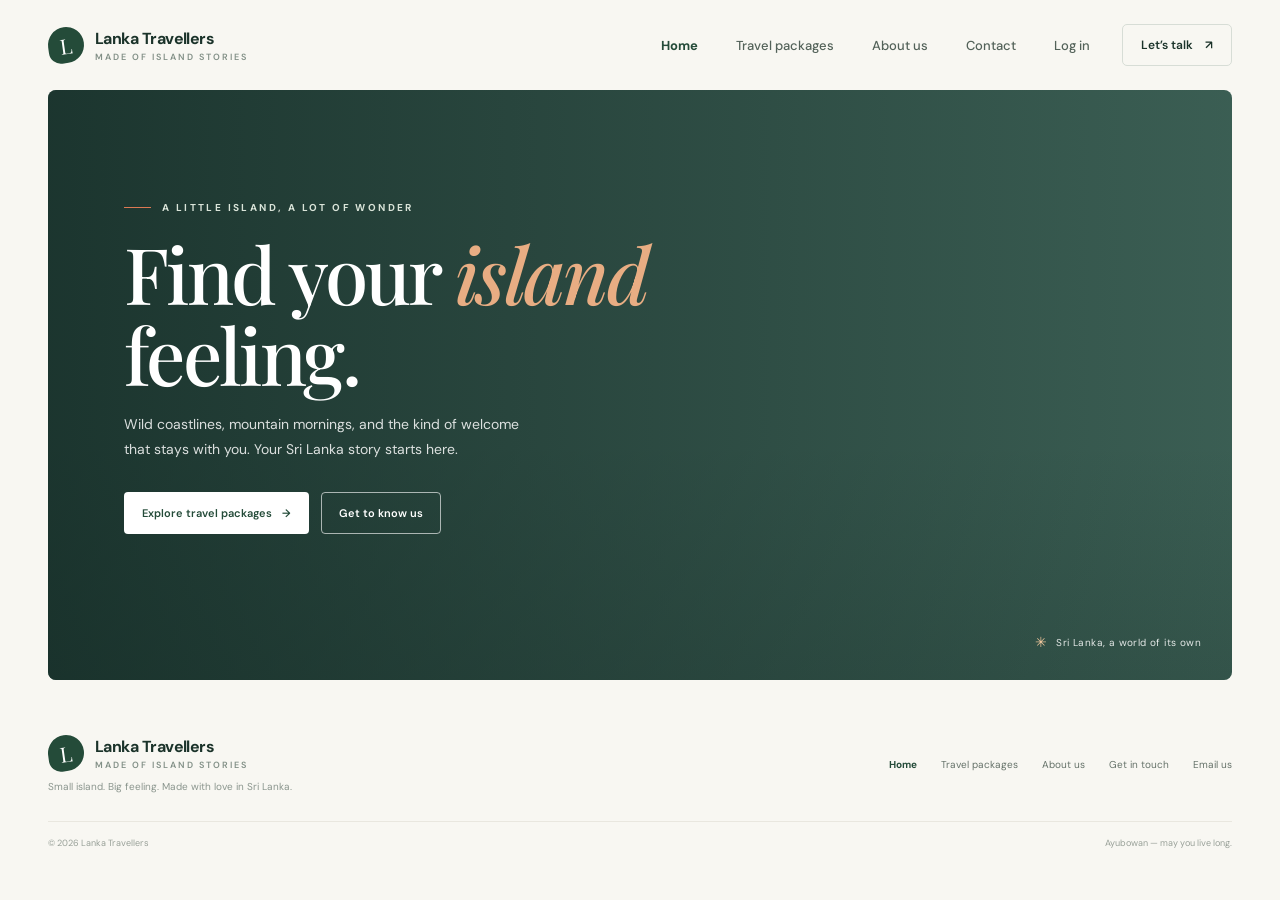
<file: index.html>
<!DOCTYPE html>
<html lang="en">
<head>
  <meta charset="UTF-8">
  <meta name="viewport" content="width=device-width, initial-scale=1.0">
  <meta name="theme-color" content="#f8f7f2">
  <meta name="description" content="Discover Sri Lanka with Lanka Travellers. Find your kind of island adventure, from misty tea country to golden beaches.">
  <title>Lanka Travellers - Find your island feeling</title>
  <link rel="icon" type="image/svg+xml" href="favicon.svg">
  <link rel="preconnect" href="https://fonts.googleapis.com">
  <link rel="preconnect" href="https://fonts.gstatic.com" crossorigin>
  <link href="https://fonts.googleapis.com/css2?family=DM+Sans:wght@400;500;600;700&family=Playfair+Display:wght@500;600;700&display=swap" rel="stylesheet">
  <link rel="stylesheet" href="styles.css">
  <script src="site.js" defer></script>
</head>
<body>
  <div class="page-wrap">
    <header class="site-header">
      <a class="brand" href="index.html" aria-label="Lanka Travellers home">
        <span class="brand-mark" aria-hidden="true">L</span>
        <span class="brand-name">Lanka Travellers<span>Made of island stories</span></span>
      </a>
      <nav class="nav-links" id="site-navigation" aria-label="Main navigation">
        <a href="index.html" aria-current="page">Home</a>
        <a href="travel-packages.html">Travel packages</a>
        <a href="about.html">About us</a>
        <a href="contact.html">Contact</a>
        <button class="account-trigger" type="button" data-auth-panel="login">Log in</button>
      </nav>
      <a class="header-cta" href="contact.html">Let’s talk <span aria-hidden="true">↗</span></a>
      <button class="menu-toggle" type="button" aria-label="Open navigation menu" aria-expanded="false" aria-controls="site-navigation">☰</button>
    </header>
    <dialog class="auth-dialog" id="auth-dialog" aria-labelledby="auth-dialog-title">
      <div class="auth-dialog-header">
        <div>
          <p class="section-kicker">Your island journey</p>
          <h2 id="auth-dialog-title">Welcome back.</h2>
        </div>
        <button class="auth-close" type="button" aria-label="Close account panel">×</button>
      </div>
      <div class="auth-tabs" role="tablist" aria-label="Account options">
        <button class="auth-tab" id="login-tab" type="button" role="tab" aria-controls="login-panel" aria-selected="true">Log in</button>
        <button class="auth-tab" id="register-tab" type="button" role="tab" aria-controls="register-panel" aria-selected="false" tabindex="-1">Create account</button>
      </div>
      <section id="login-panel" role="tabpanel" aria-labelledby="login-tab">
        <form class="auth-form" id="login-form">
          <h3>Good to see you again.</h3>
          <label for="login-email">Email address</label>
          <input id="login-email" name="email" type="email" autocomplete="email" placeholder="you@example.com" required>
          <label for="login-password">Password</label>
          <input id="login-password" name="password" type="password" autocomplete="current-password" placeholder="Your password" required>
          <button class="search-button" type="submit">Log in <span aria-hidden="true">→</span></button>
          <button class="auth-switch" type="button" data-auth-panel="register">New to Lanka Travellers? Create an account</button>
        </form>
      </section>
      <section id="register-panel" role="tabpanel" aria-labelledby="register-tab" hidden>
        <form class="auth-form" id="register-form">
          <h3>Let’s get you travelling.</h3>
          <label for="register-name">Your name</label>
          <input id="register-name" name="name" type="text" autocomplete="name" placeholder="How should we address you?" required>
          <label for="register-email">Email address</label>
          <input id="register-email" name="email" type="email" autocomplete="email" placeholder="you@example.com" required>
          <label for="register-password">Create a password</label>
          <input id="register-password" name="password" type="password" autocomplete="new-password" minlength="8" placeholder="At least 8 characters" required>
          <label for="register-password-confirmation">Confirm password</label>
          <input id="register-password-confirmation" name="passwordConfirmation" type="password" autocomplete="new-password" minlength="8" placeholder="Enter your password again" required>
          <button class="search-button" type="submit">Create account <span aria-hidden="true">→</span></button>
          <button class="auth-switch" type="button" data-auth-panel="login">Already have an account? Log in</button>
        </form>
      </section>
      <p class="auth-notice">Demo only: account services aren’t connected. Your credentials won’t be sent, saved or shared.</p>
      <p class="auth-status" id="auth-status" role="status" aria-live="polite"></p>
    </dialog>
    <main>
      <section class="hero" id="home" aria-labelledby="hero-title">
        <div class="hero-content">
          <p class="eyebrow">A little island, a lot of wonder</p>
          <h1 id="hero-title">Find your <em>island</em> feeling.</h1>
          <p class="hero-copy">Wild coastlines, mountain mornings, and the kind of welcome that stays with you. Your Sri Lanka story starts here.</p>
          <div class="hero-actions"><a href="travel-packages.html">Explore travel packages <span aria-hidden="true">&rarr;</span></a><a href="about.html">Get to know us</a></div>
        </div>
        <div class="hero-note"><span aria-hidden="true">✳</span> Sri Lanka, a world of its own</div>
      </section>
    </main>
    <footer>
      <div class="site-footer">
        <div>
          <a class="brand" href="index.html" aria-label="Lanka Travellers home">
            <span class="brand-mark" aria-hidden="true">L</span>
            <span class="brand-name">Lanka Travellers<span>Made of island stories</span></span>
          </a>
          <p class="footer-note">Small island. Big feeling. Made with love in Sri Lanka.</p>
        </div>
        <nav class="footer-links" aria-label="Footer navigation">
          <a href="index.html" aria-current="page">Home</a>
          <a href="travel-packages.html">Travel packages</a>
          <a href="about.html">About us</a>
          <a href="contact.html">Get in touch</a>
          <a href="mailto:hello@lankatravellers.com">Email us</a>
        </nav>
      </div>
      <div class="footer-bottom"><span>© 2026 Lanka Travellers</span><span>Ayubowan — may you live long.</span></div>
    </footer>
  </div>
</body>
</html>
</file>
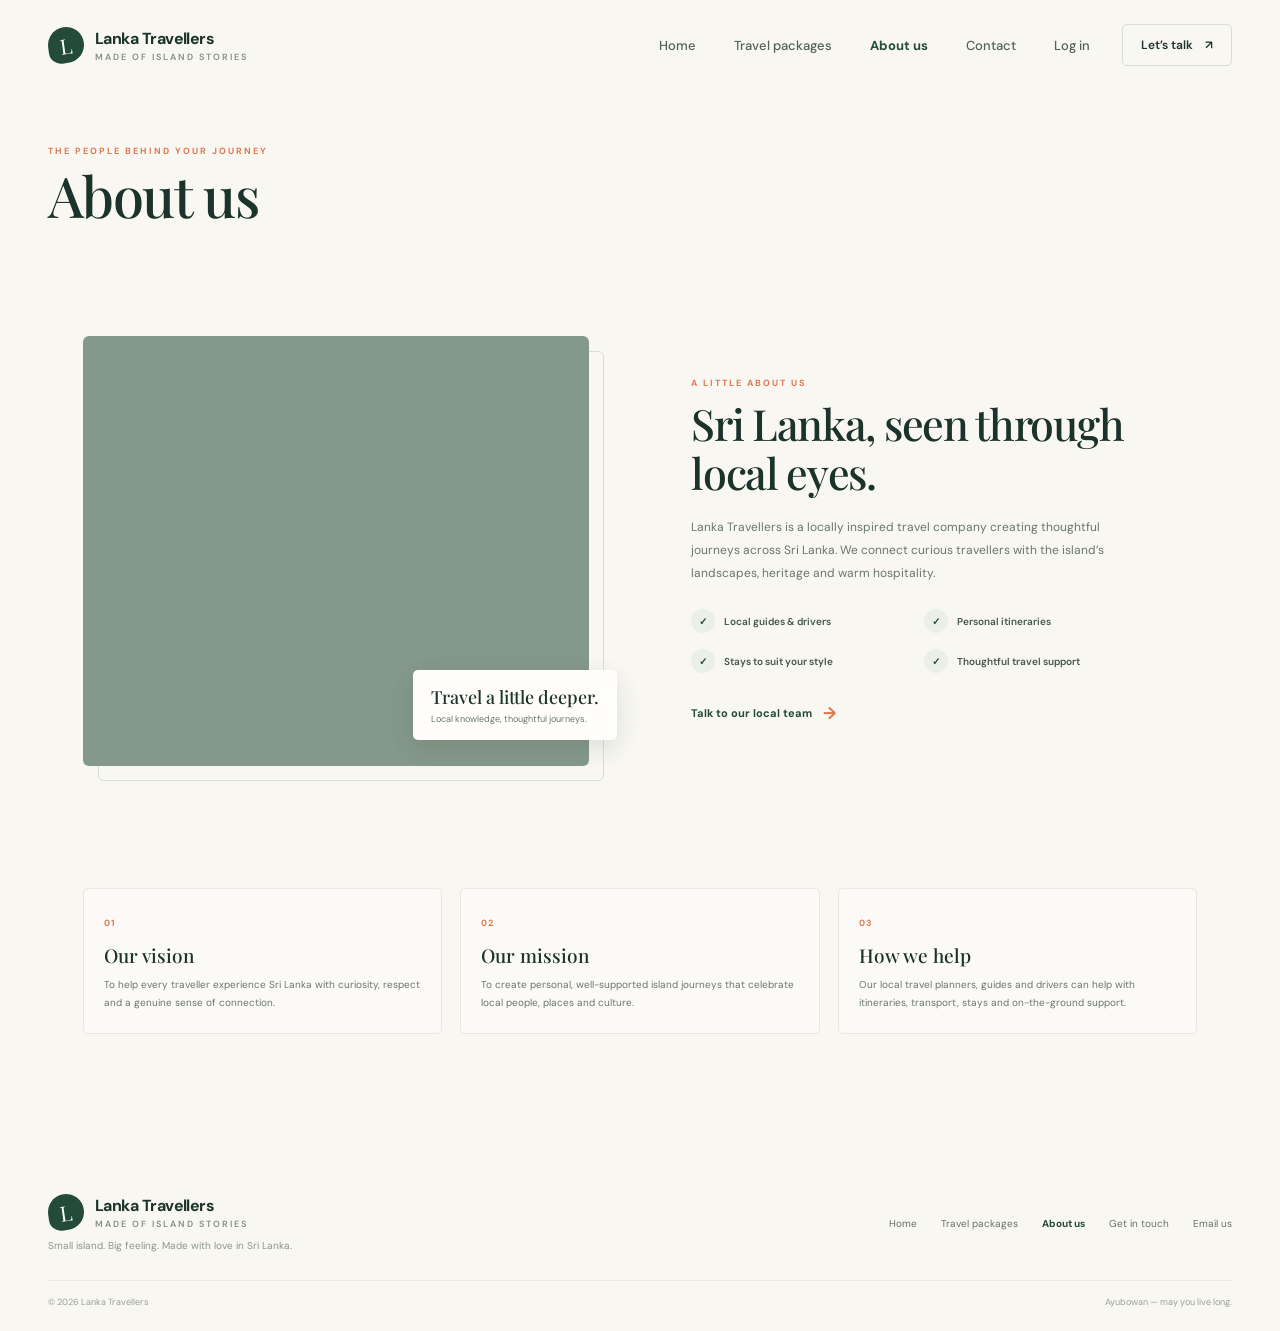
<file: about.html>
<!DOCTYPE html>
<html lang="en">
<head>
  <meta charset="UTF-8">
  <meta name="viewport" content="width=device-width, initial-scale=1.0">
  <meta name="theme-color" content="#f8f7f2">
  <meta name="description" content="Discover Sri Lanka with Lanka Travellers. Find your kind of island adventure, from misty tea country to golden beaches.">
  <title>About Us - Lanka Travellers</title>
  <link rel="icon" type="image/svg+xml" href="favicon.svg">
  <link rel="preconnect" href="https://fonts.googleapis.com">
  <link rel="preconnect" href="https://fonts.gstatic.com" crossorigin>
  <link href="https://fonts.googleapis.com/css2?family=DM+Sans:wght@400;500;600;700&family=Playfair+Display:wght@500;600;700&display=swap" rel="stylesheet">
  <link rel="stylesheet" href="styles.css">
  <script src="site.js" defer></script>
</head>
<body>
  <div class="page-wrap">
    <header class="site-header">
      <a class="brand" href="index.html" aria-label="Lanka Travellers home">
        <span class="brand-mark" aria-hidden="true">L</span>
        <span class="brand-name">Lanka Travellers<span>Made of island stories</span></span>
      </a>
      <nav class="nav-links" id="site-navigation" aria-label="Main navigation">
        <a href="index.html">Home</a>
        <a href="travel-packages.html">Travel packages</a>
        <a href="about.html" aria-current="page">About us</a>
        <a href="contact.html">Contact</a>
        <button class="account-trigger" type="button" data-auth-panel="login">Log in</button>
      </nav>
      <a class="header-cta" href="contact.html">Let’s talk <span aria-hidden="true">↗</span></a>
      <button class="menu-toggle" type="button" aria-label="Open navigation menu" aria-expanded="false" aria-controls="site-navigation">☰</button>
    </header>
    <dialog class="auth-dialog" id="auth-dialog" aria-labelledby="auth-dialog-title">
      <div class="auth-dialog-header">
        <div>
          <p class="section-kicker">Your island journey</p>
          <h2 id="auth-dialog-title">Welcome back.</h2>
        </div>
        <button class="auth-close" type="button" aria-label="Close account panel">×</button>
      </div>
      <div class="auth-tabs" role="tablist" aria-label="Account options">
        <button class="auth-tab" id="login-tab" type="button" role="tab" aria-controls="login-panel" aria-selected="true">Log in</button>
        <button class="auth-tab" id="register-tab" type="button" role="tab" aria-controls="register-panel" aria-selected="false" tabindex="-1">Create account</button>
      </div>
      <section id="login-panel" role="tabpanel" aria-labelledby="login-tab">
        <form class="auth-form" id="login-form">
          <h3>Good to see you again.</h3>
          <label for="login-email">Email address</label>
          <input id="login-email" name="email" type="email" autocomplete="email" placeholder="you@example.com" required>
          <label for="login-password">Password</label>
          <input id="login-password" name="password" type="password" autocomplete="current-password" placeholder="Your password" required>
          <button class="search-button" type="submit">Log in <span aria-hidden="true">→</span></button>
          <button class="auth-switch" type="button" data-auth-panel="register">New to Lanka Travellers? Create an account</button>
        </form>
      </section>
      <section id="register-panel" role="tabpanel" aria-labelledby="register-tab" hidden>
        <form class="auth-form" id="register-form">
          <h3>Let’s get you travelling.</h3>
          <label for="register-name">Your name</label>
          <input id="register-name" name="name" type="text" autocomplete="name" placeholder="How should we address you?" required>
          <label for="register-email">Email address</label>
          <input id="register-email" name="email" type="email" autocomplete="email" placeholder="you@example.com" required>
          <label for="register-password">Create a password</label>
          <input id="register-password" name="password" type="password" autocomplete="new-password" minlength="8" placeholder="At least 8 characters" required>
          <label for="register-password-confirmation">Confirm password</label>
          <input id="register-password-confirmation" name="passwordConfirmation" type="password" autocomplete="new-password" minlength="8" placeholder="Enter your password again" required>
          <button class="search-button" type="submit">Create account <span aria-hidden="true">→</span></button>
          <button class="auth-switch" type="button" data-auth-panel="login">Already have an account? Log in</button>
        </form>
      </section>
      <p class="auth-notice">Demo only: account services aren’t connected. Your credentials won’t be sent, saved or shared.</p>
      <p class="auth-status" id="auth-status" role="status" aria-live="polite"></p>
    </dialog>
    <main>
      <div class="page-intro"><p class="section-kicker">The people behind your journey</p><h1>About us</h1></div>
      <section class="story-section" id="about" aria-labelledby="story-title">
        <div class="story-photo" role="img" aria-label="Wild deer in a green landscape">
          <div class="photo-caption"><strong>Travel a little deeper.</strong><span>Local knowledge, thoughtful journeys.</span></div>
        </div>
        <div class="story-copy">
          <p class="section-kicker">A little about us</p>
          <h2 id="story-title">Sri Lanka, seen through local eyes.</h2>
          <p>Lanka Travellers is a locally inspired travel company creating thoughtful journeys across Sri Lanka. We connect curious travellers with the island’s landscapes, heritage and warm hospitality.</p>
          <div class="story-points">
            <div class="story-point"><span aria-hidden="true">✓</span> Local guides &amp; drivers</div>
            <div class="story-point"><span aria-hidden="true">✓</span> Personal itineraries</div>
            <div class="story-point"><span aria-hidden="true">✓</span> Stays to suit your style</div>
            <div class="story-point"><span aria-hidden="true">✓</span> Thoughtful travel support</div>
          </div>
          <a class="text-link" href="contact.html">Talk to our local team <span aria-hidden="true">→</span></a>
        </div>
        <div class="about-details">
          <article class="about-detail"><span class="about-index">01</span><h3>Our vision</h3><p>To help every traveller experience Sri Lanka with curiosity, respect and a genuine sense of connection.</p></article>
          <article class="about-detail"><span class="about-index">02</span><h3>Our mission</h3><p>To create personal, well-supported island journeys that celebrate local people, places and culture.</p></article>
          <article class="about-detail"><span class="about-index">03</span><h3>How we help</h3><p>Our local travel planners, guides and drivers can help with itineraries, transport, stays and on-the-ground support.</p></article>
        </div>
      </section>
    </main>
    <footer>
      <div class="site-footer">
        <div>
          <a class="brand" href="index.html" aria-label="Lanka Travellers home">
            <span class="brand-mark" aria-hidden="true">L</span>
            <span class="brand-name">Lanka Travellers<span>Made of island stories</span></span>
          </a>
          <p class="footer-note">Small island. Big feeling. Made with love in Sri Lanka.</p>
        </div>
        <nav class="footer-links" aria-label="Footer navigation">
          <a href="index.html">Home</a>
          <a href="travel-packages.html">Travel packages</a>
          <a href="about.html" aria-current="page">About us</a>
          <a href="contact.html">Get in touch</a>
          <a href="mailto:hello@lankatravellers.com">Email us</a>
        </nav>
      </div>
      <div class="footer-bottom"><span>© 2026 Lanka Travellers</span><span>Ayubowan — may you live long.</span></div>
    </footer>
  </div>
</body>
</html>
</file>
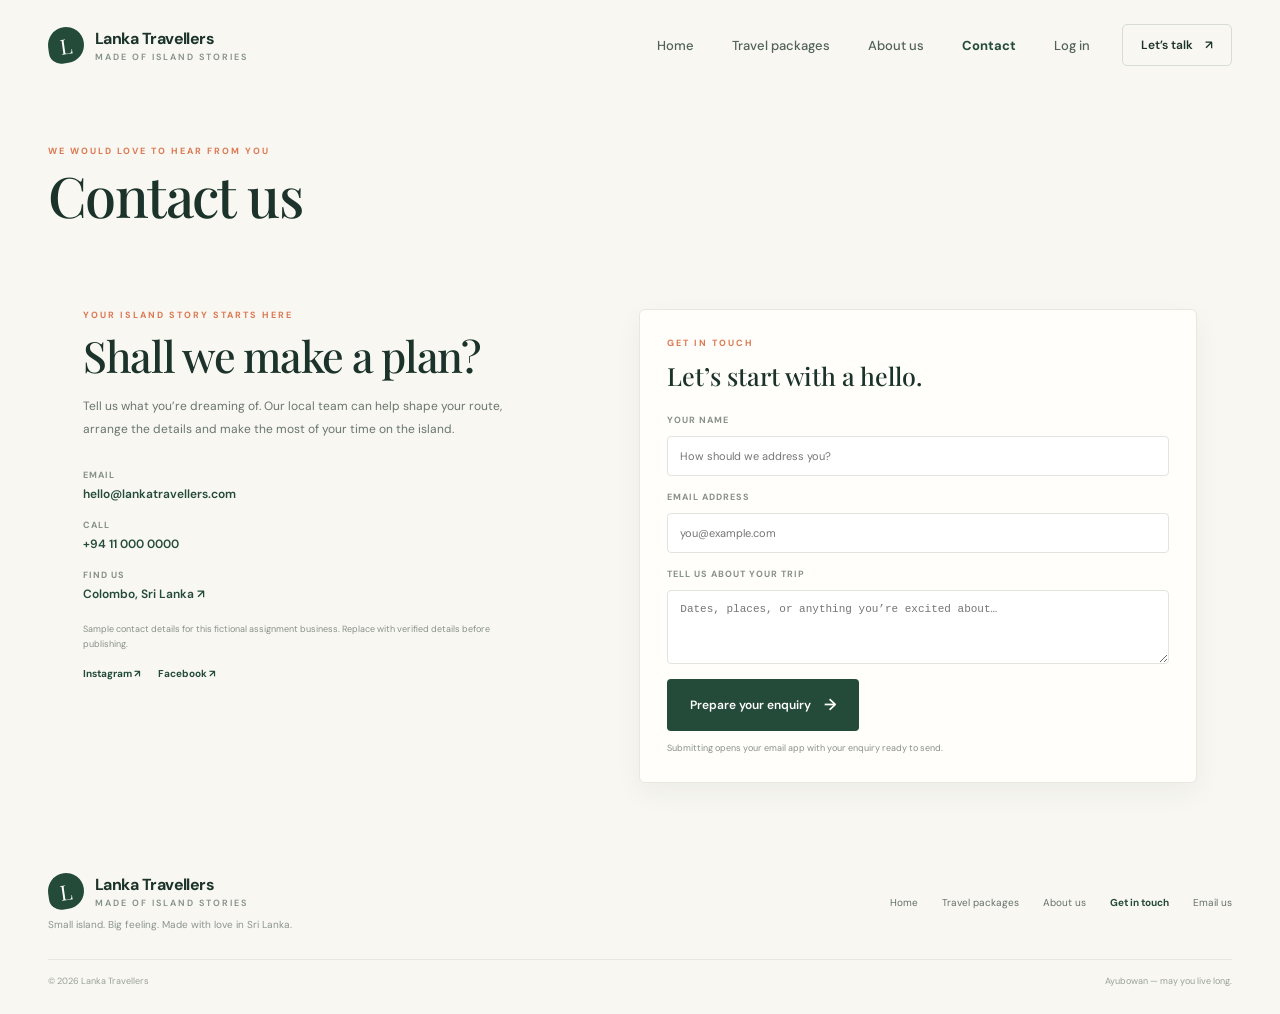
<file: contact.html>
<!DOCTYPE html>
<html lang="en">
<head>
  <meta charset="UTF-8">
  <meta name="viewport" content="width=device-width, initial-scale=1.0">
  <meta name="theme-color" content="#f8f7f2">
  <meta name="description" content="Discover Sri Lanka with Lanka Travellers. Find your kind of island adventure, from misty tea country to golden beaches.">
  <title>Contact - Lanka Travellers</title>
  <link rel="icon" type="image/svg+xml" href="favicon.svg">
  <link rel="preconnect" href="https://fonts.googleapis.com">
  <link rel="preconnect" href="https://fonts.gstatic.com" crossorigin>
  <link href="https://fonts.googleapis.com/css2?family=DM+Sans:wght@400;500;600;700&family=Playfair+Display:wght@500;600;700&display=swap" rel="stylesheet">
  <link rel="stylesheet" href="styles.css">
  <script src="site.js" defer></script>
</head>
<body>
  <div class="page-wrap">
    <header class="site-header">
      <a class="brand" href="index.html" aria-label="Lanka Travellers home">
        <span class="brand-mark" aria-hidden="true">L</span>
        <span class="brand-name">Lanka Travellers<span>Made of island stories</span></span>
      </a>
      <nav class="nav-links" id="site-navigation" aria-label="Main navigation">
        <a href="index.html">Home</a>
        <a href="travel-packages.html">Travel packages</a>
        <a href="about.html">About us</a>
        <a href="contact.html" aria-current="page">Contact</a>
        <button class="account-trigger" type="button" data-auth-panel="login">Log in</button>
      </nav>
      <a class="header-cta" href="contact.html">Let’s talk <span aria-hidden="true">↗</span></a>
      <button class="menu-toggle" type="button" aria-label="Open navigation menu" aria-expanded="false" aria-controls="site-navigation">☰</button>
    </header>
    <dialog class="auth-dialog" id="auth-dialog" aria-labelledby="auth-dialog-title">
      <div class="auth-dialog-header">
        <div>
          <p class="section-kicker">Your island journey</p>
          <h2 id="auth-dialog-title">Welcome back.</h2>
        </div>
        <button class="auth-close" type="button" aria-label="Close account panel">×</button>
      </div>
      <div class="auth-tabs" role="tablist" aria-label="Account options">
        <button class="auth-tab" id="login-tab" type="button" role="tab" aria-controls="login-panel" aria-selected="true">Log in</button>
        <button class="auth-tab" id="register-tab" type="button" role="tab" aria-controls="register-panel" aria-selected="false" tabindex="-1">Create account</button>
      </div>
      <section id="login-panel" role="tabpanel" aria-labelledby="login-tab">
        <form class="auth-form" id="login-form">
          <h3>Good to see you again.</h3>
          <label for="login-email">Email address</label>
          <input id="login-email" name="email" type="email" autocomplete="email" placeholder="you@example.com" required>
          <label for="login-password">Password</label>
          <input id="login-password" name="password" type="password" autocomplete="current-password" placeholder="Your password" required>
          <button class="search-button" type="submit">Log in <span aria-hidden="true">→</span></button>
          <button class="auth-switch" type="button" data-auth-panel="register">New to Lanka Travellers? Create an account</button>
        </form>
      </section>
      <section id="register-panel" role="tabpanel" aria-labelledby="register-tab" hidden>
        <form class="auth-form" id="register-form">
          <h3>Let’s get you travelling.</h3>
          <label for="register-name">Your name</label>
          <input id="register-name" name="name" type="text" autocomplete="name" placeholder="How should we address you?" required>
          <label for="register-email">Email address</label>
          <input id="register-email" name="email" type="email" autocomplete="email" placeholder="you@example.com" required>
          <label for="register-password">Create a password</label>
          <input id="register-password" name="password" type="password" autocomplete="new-password" minlength="8" placeholder="At least 8 characters" required>
          <label for="register-password-confirmation">Confirm password</label>
          <input id="register-password-confirmation" name="passwordConfirmation" type="password" autocomplete="new-password" minlength="8" placeholder="Enter your password again" required>
          <button class="search-button" type="submit">Create account <span aria-hidden="true">→</span></button>
          <button class="auth-switch" type="button" data-auth-panel="login">Already have an account? Log in</button>
        </form>
      </section>
      <p class="auth-notice">Demo only: account services aren’t connected. Your credentials won’t be sent, saved or shared.</p>
      <p class="auth-status" id="auth-status" role="status" aria-live="polite"></p>
    </dialog>
    <main>
      <div class="page-intro"><p class="section-kicker">We would love to hear from you</p><h1>Contact us</h1></div>
      <section class="contact-section" id="contact" aria-labelledby="contact-title">
        <div class="contact-intro">
          <p class="section-kicker">Your island story starts here</p>
          <h2 id="contact-title">Shall we make a plan?</h2>
          <p>Tell us what you’re dreaming of. Our local team can help shape your route, arrange the details and make the most of your time on the island.</p>
          <div class="contact-details">
            <div><span>Email</span><a href="mailto:hello@lankatravellers.com">hello@lankatravellers.com</a></div>
            <div><span>Call</span><a href="tel:+94110000000">+94 11 000 0000</a></div>
            <div><span>Find us</span><a href="https://maps.google.com/?q=Colombo%2C%20Sri%20Lanka" target="_blank" rel="noopener noreferrer">Colombo, Sri Lanka ↗</a></div>
          </div>
          <p class="sample-note">Sample contact details for this fictional assignment business. Replace with verified details before publishing.</p>
          <div class="social-links" aria-label="Social media">
            <a href="https://www.instagram.com/lankatravellers/" target="_blank" rel="noopener noreferrer">Instagram ↗</a>
            <a href="https://www.facebook.com/lankatravellers/" target="_blank" rel="noopener noreferrer">Facebook ↗</a>
          </div>
        </div>
        <form class="contact-form" id="contact-form">
          <p class="section-kicker">Get in touch</p>
          <h3>Let’s start with a hello.</h3>
          <label for="contact-name">Your name</label>
          <input id="contact-name" name="name" type="text" autocomplete="name" placeholder="How should we address you?" required>
          <label for="contact-email">Email address</label>
          <input id="contact-email" name="email" type="email" autocomplete="email" placeholder="you@example.com" required>
          <label for="contact-message">Tell us about your trip</label>
          <textarea id="contact-message" name="message" rows="4" placeholder="Dates, places, or anything you’re excited about…" required></textarea>
          <button class="search-button" type="submit">Prepare your enquiry <span aria-hidden="true">→</span></button>
          <p class="contact-feedback" id="contact-feedback" role="status" aria-live="polite">Submitting opens your email app with your enquiry ready to send.</p>
        </form>
      </section>
    </main>
    <footer>
      <div class="site-footer">
        <div>
          <a class="brand" href="index.html" aria-label="Lanka Travellers home">
            <span class="brand-mark" aria-hidden="true">L</span>
            <span class="brand-name">Lanka Travellers<span>Made of island stories</span></span>
          </a>
          <p class="footer-note">Small island. Big feeling. Made with love in Sri Lanka.</p>
        </div>
        <nav class="footer-links" aria-label="Footer navigation">
          <a href="index.html">Home</a>
          <a href="travel-packages.html">Travel packages</a>
          <a href="about.html">About us</a>
          <a href="contact.html" aria-current="page">Get in touch</a>
          <a href="mailto:hello@lankatravellers.com">Email us</a>
        </nav>
      </div>
      <div class="footer-bottom"><span>© 2026 Lanka Travellers</span><span>Ayubowan — may you live long.</span></div>
    </footer>
  </div>
</body>
</html>
</file>
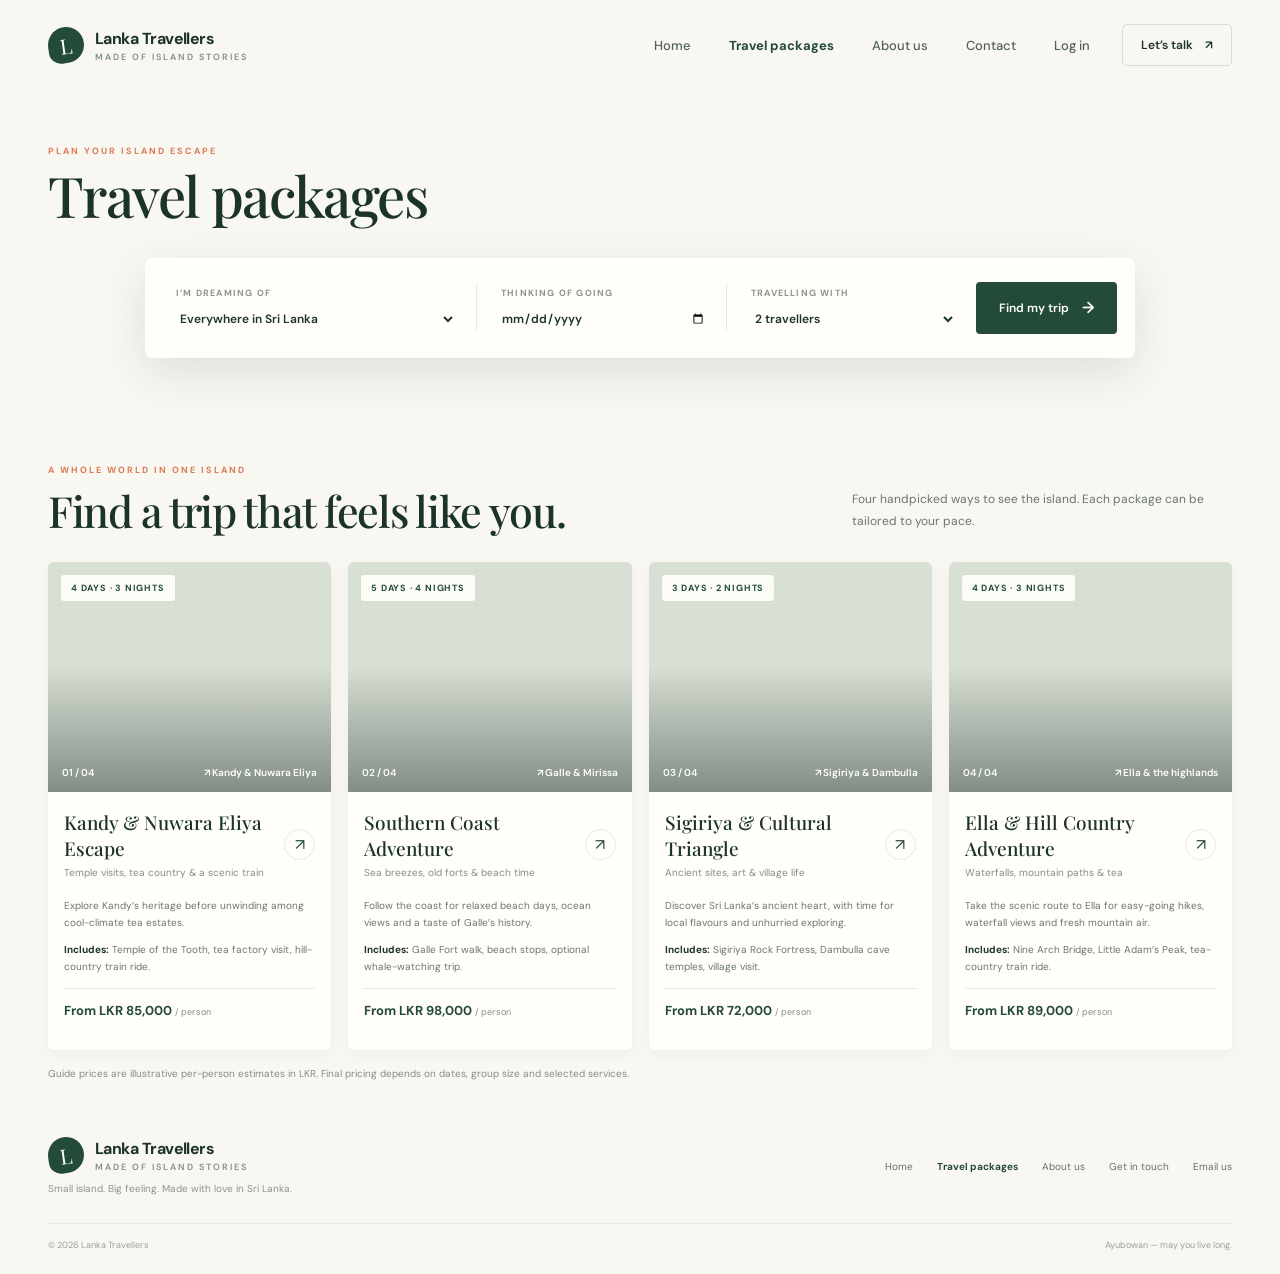
<file: travel-packages.html>
<!DOCTYPE html>
<html lang="en">
<head>
  <meta charset="UTF-8">
  <meta name="viewport" content="width=device-width, initial-scale=1.0">
  <meta name="theme-color" content="#f8f7f2">
  <meta name="description" content="Discover Sri Lanka with Lanka Travellers. Find your kind of island adventure, from misty tea country to golden beaches.">
  <title>Travel Packages - Lanka Travellers</title>
  <link rel="icon" type="image/svg+xml" href="favicon.svg">
  <link rel="preconnect" href="https://fonts.googleapis.com">
  <link rel="preconnect" href="https://fonts.gstatic.com" crossorigin>
  <link href="https://fonts.googleapis.com/css2?family=DM+Sans:wght@400;500;600;700&family=Playfair+Display:wght@500;600;700&display=swap" rel="stylesheet">
  <link rel="stylesheet" href="styles.css">
  <script src="site.js" defer></script>
</head>
<body class="packages-page">
  <div class="page-wrap">
    <header class="site-header">
      <a class="brand" href="index.html" aria-label="Lanka Travellers home">
        <span class="brand-mark" aria-hidden="true">L</span>
        <span class="brand-name">Lanka Travellers<span>Made of island stories</span></span>
      </a>
      <nav class="nav-links" id="site-navigation" aria-label="Main navigation">
        <a href="index.html">Home</a>
        <a href="travel-packages.html" aria-current="page">Travel packages</a>
        <a href="about.html">About us</a>
        <a href="contact.html">Contact</a>
        <button class="account-trigger" type="button" data-auth-panel="login">Log in</button>
      </nav>
      <a class="header-cta" href="contact.html">Let’s talk <span aria-hidden="true">↗</span></a>
      <button class="menu-toggle" type="button" aria-label="Open navigation menu" aria-expanded="false" aria-controls="site-navigation">☰</button>
    </header>
    <dialog class="auth-dialog" id="auth-dialog" aria-labelledby="auth-dialog-title">
      <div class="auth-dialog-header">
        <div>
          <p class="section-kicker">Your island journey</p>
          <h2 id="auth-dialog-title">Welcome back.</h2>
        </div>
        <button class="auth-close" type="button" aria-label="Close account panel">×</button>
      </div>
      <div class="auth-tabs" role="tablist" aria-label="Account options">
        <button class="auth-tab" id="login-tab" type="button" role="tab" aria-controls="login-panel" aria-selected="true">Log in</button>
        <button class="auth-tab" id="register-tab" type="button" role="tab" aria-controls="register-panel" aria-selected="false" tabindex="-1">Create account</button>
      </div>
      <section id="login-panel" role="tabpanel" aria-labelledby="login-tab">
        <form class="auth-form" id="login-form">
          <h3>Good to see you again.</h3>
          <label for="login-email">Email address</label>
          <input id="login-email" name="email" type="email" autocomplete="email" placeholder="you@example.com" required>
          <label for="login-password">Password</label>
          <input id="login-password" name="password" type="password" autocomplete="current-password" placeholder="Your password" required>
          <button class="search-button" type="submit">Log in <span aria-hidden="true">→</span></button>
          <button class="auth-switch" type="button" data-auth-panel="register">New to Lanka Travellers? Create an account</button>
        </form>
      </section>
      <section id="register-panel" role="tabpanel" aria-labelledby="register-tab" hidden>
        <form class="auth-form" id="register-form">
          <h3>Let’s get you travelling.</h3>
          <label for="register-name">Your name</label>
          <input id="register-name" name="name" type="text" autocomplete="name" placeholder="How should we address you?" required>
          <label for="register-email">Email address</label>
          <input id="register-email" name="email" type="email" autocomplete="email" placeholder="you@example.com" required>
          <label for="register-password">Create a password</label>
          <input id="register-password" name="password" type="password" autocomplete="new-password" minlength="8" placeholder="At least 8 characters" required>
          <label for="register-password-confirmation">Confirm password</label>
          <input id="register-password-confirmation" name="passwordConfirmation" type="password" autocomplete="new-password" minlength="8" placeholder="Enter your password again" required>
          <button class="search-button" type="submit">Create account <span aria-hidden="true">→</span></button>
          <button class="auth-switch" type="button" data-auth-panel="login">Already have an account? Log in</button>
        </form>
      </section>
      <p class="auth-notice">Demo only: account services aren’t connected. Your credentials won’t be sent, saved or shared.</p>
      <p class="auth-status" id="auth-status" role="status" aria-live="polite"></p>
    </dialog>
    <main>
      <div class="page-intro"><p class="section-kicker">Plan your island escape</p><h1>Travel packages</h1></div>
      <form class="search-card" id="trip-search">
        <div class="search-field">
          <label for="destination">I’m dreaming of</label>
          <select id="destination" name="destination">
            <option value="all">Everywhere in Sri Lanka</option>
            <option value="coast">The sunny south coast</option>
            <option value="hill">Misty hill country</option>
            <option value="culture">Ancient culture</option>
          </select>
        </div>
        <div class="search-field">
          <label for="travel-date">Thinking of going</label>
          <input id="travel-date" name="date" type="date" aria-label="Preferred travel date">
        </div>
        <div class="search-field">
          <label for="travellers">Travelling with</label>
          <select id="travellers" name="travellers">
            <option value="2">2 travellers</option>
            <option value="1">Just me</option>
            <option value="3">3 travellers</option>
            <option value="4">4 travellers</option>
            <option value="5">5+ travellers</option>
          </select>
        </div>
        <button class="search-button" type="submit">Find my trip <span aria-hidden="true">→</span></button>
      </form>
      <p class="search-feedback" id="search-feedback" role="status" aria-live="polite"></p>

      <section class="section" id="packages" aria-labelledby="destinations-title">
        <div class="section-heading">
          <div>
            <p class="section-kicker">A whole world in one island</p>
            <h2 id="destinations-title">Find a trip that feels like you.</h2>
          </div>
          <p class="section-subtitle">Four handpicked ways to see the island. Each package can be tailored to your pace.</p>
        </div>
        <div class="destination-grid" id="destination-grid">
          <article class="destination-card" data-category="culture">
            <div class="destination-image" role="img" aria-label="Tropical scenery with palms and a waterway in Sri Lanka" style="background-image:url('https://images.unsplash.com/photo-1602216056096-3b40cc0c9944?auto=format&fit=crop&w=800&q=85')">
              <span class="destination-tag">4 days · 3 nights</span>
              <div class="destination-meta"><span>01 / 04</span><span>↗ Kandy &amp; Nuwara Eliya</span></div>
            </div>
            <div class="destination-body"><div><h3>Kandy &amp; Nuwara Eliya Escape</h3><p>Temple visits, tea country &amp; a scenic train</p></div><a class="arrow-link" href="contact.html" aria-label="Ask about the Kandy and Nuwara Eliya Escape">↗</a></div>
            <div class="package-details"><p>Explore Kandy’s heritage before unwinding among cool-climate tea estates.</p><p class="package-highlights"><strong>Includes:</strong> Temple of the Tooth, tea factory visit, hill-country train ride.</p><p class="package-price">From LKR 85,000 <span>/ person</span></p></div>
          </article>
          <article class="destination-card" data-category="coast">
            <div class="destination-image" role="img" aria-label="Ocean waves along a tropical coast" style="background-image:url('https://images.unsplash.com/photo-1500375592092-40eb2168fd21?auto=format&fit=crop&w=800&q=85')">
              <span class="destination-tag">5 days · 4 nights</span>
              <div class="destination-meta"><span>02 / 04</span><span>↗ Galle &amp; Mirissa</span></div>
            </div>
            <div class="destination-body"><div><h3>Southern Coast Adventure</h3><p>Sea breezes, old forts &amp; beach time</p></div><a class="arrow-link" href="contact.html" aria-label="Ask about the Southern Coast Adventure">↗</a></div>
            <div class="package-details"><p>Follow the coast for relaxed beach days, ocean views and a taste of Galle’s history.</p><p class="package-highlights"><strong>Includes:</strong> Galle Fort walk, beach stops, optional whale-watching trip.</p><p class="package-price">From LKR 98,000 <span>/ person</span></p></div>
          </article>
          <article class="destination-card" data-category="culture">
            <div class="destination-image" role="img" aria-label="Colourful traditional cultural art" style="background-image:url('https://images.unsplash.com/photo-1606293926075-69a00dbfde81?auto=format&fit=crop&w=800&q=85')">
              <span class="destination-tag">3 days · 2 nights</span>
              <div class="destination-meta"><span>03 / 04</span><span>↗ Sigiriya &amp; Dambulla</span></div>
            </div>
            <div class="destination-body"><div><h3>Sigiriya &amp; Cultural Triangle</h3><p>Ancient sites, art &amp; village life</p></div><a class="arrow-link" href="contact.html" aria-label="Ask about the Sigiriya and Cultural Triangle Tour">↗</a></div>
            <div class="package-details"><p>Discover Sri Lanka’s ancient heart, with time for local flavours and unhurried exploring.</p><p class="package-highlights"><strong>Includes:</strong> Sigiriya Rock Fortress, Dambulla cave temples, village visit.</p><p class="package-price">From LKR 72,000 <span>/ person</span></p></div>
          </article>
          <article class="destination-card" data-category="hill">
            <div class="destination-image" role="img" aria-label="Misty green hills and a winding path" style="background-image:url('https://images.unsplash.com/photo-1470071459604-3b5ec3a7fe05?auto=format&fit=crop&w=800&q=85')">
              <span class="destination-tag">4 days · 3 nights</span>
              <div class="destination-meta"><span>04 / 04</span><span>↗ Ella &amp; the highlands</span></div>
            </div>
            <div class="destination-body"><div><h3>Ella &amp; Hill Country Adventure</h3><p>Waterfalls, mountain paths &amp; tea</p></div><a class="arrow-link" href="contact.html" aria-label="Ask about the Ella and Hill Country Adventure">↗</a></div>
            <div class="package-details"><p>Take the scenic route to Ella for easy-going hikes, waterfall views and fresh mountain air.</p><p class="package-highlights"><strong>Includes:</strong> Nine Arch Bridge, Little Adam’s Peak, tea-country train ride.</p><p class="package-price">From LKR 89,000 <span>/ person</span></p></div>
          </article>
        </div>
        <p class="price-note">Guide prices are illustrative per-person estimates in LKR. Final pricing depends on dates, group size and selected services.</p>
      </section>
    </main>
    <footer>
      <div class="site-footer">
        <div>
          <a class="brand" href="index.html" aria-label="Lanka Travellers home">
            <span class="brand-mark" aria-hidden="true">L</span>
            <span class="brand-name">Lanka Travellers<span>Made of island stories</span></span>
          </a>
          <p class="footer-note">Small island. Big feeling. Made with love in Sri Lanka.</p>
        </div>
        <nav class="footer-links" aria-label="Footer navigation">
          <a href="index.html">Home</a>
          <a href="travel-packages.html" aria-current="page">Travel packages</a>
          <a href="about.html">About us</a>
          <a href="contact.html">Get in touch</a>
          <a href="mailto:hello@lankatravellers.com">Email us</a>
        </nav>
      </div>
      <div class="footer-bottom"><span>© 2026 Lanka Travellers</span><span>Ayubowan — may you live long.</span></div>
    </footer>
  </div>
</body>
</html>
</file>
<file: styles.css>
:root {
      color-scheme: light;
      --ink: #1b332a;
      --muted: #69766d;
      --paper: #f8f7f2;
      --white: #fffefa;
      --green: #244b39;
      --orange: #dc7953;
      --line: #e9e7df;
      --serif: "Playfair Display", Georgia, serif;
      --sans: "DM Sans", Arial, sans-serif;
    }

    * { box-sizing: border-box; }
    html { scroll-behavior: smooth; }
    body { margin: 0; background: var(--paper); color: var(--ink); font-family: var(--sans); -webkit-font-smoothing: antialiased; }
    a { color: inherit; text-decoration: none; }
    button, select, input { font: inherit; }
    button, a, select { -webkit-tap-highlight-color: transparent; }
    a:focus-visible, button:focus-visible, input:focus-visible, select:focus-visible, textarea:focus-visible { outline: 3px solid #dc7953; outline-offset: 3px; }
    .page-wrap { width: min(1320px, calc(100% - 96px)); margin: 0 auto; }
    .site-header { height: 90px; display: flex; align-items: center; justify-content: space-between; gap: 32px; }
    .brand { display: inline-flex; align-items: center; gap: 11px; flex-shrink: 0; }
    .brand-mark { width: 36px; height: 36px; display: grid; place-items: center; border-radius: 50% 50% 50% 12px; background: var(--green); color: white; font-family: var(--serif); font-size: 21px; transform: rotate(-8deg); }
    .brand-name { font-weight: 700; font-size: 16px; letter-spacing: -.55px; }
    .brand-name span { display: block; margin-top: 2px; color: #829087; font-size: 9px; font-weight: 600; letter-spacing: 2px; text-transform: uppercase; }
    .nav-links { display: flex; align-items: center; gap: 38px; margin-left: auto; color: #536259; font-size: 13px; font-weight: 500; }
    .nav-links a:hover, .footer-links a:hover { color: var(--orange); }
    .account-trigger { padding: 0; border: 0; background: transparent; color: inherit; font-size: inherit; font-weight: inherit; cursor: pointer; }
    .account-trigger:hover { color: var(--orange); }
    .header-cta { display: inline-flex; align-items: center; gap: 12px; padding: 12px 18px; border: 1px solid #d7ddd6; border-radius: 5px; font-size: 12px; font-weight: 600; transition: background .2s, color .2s; }
    .header-cta:hover { background: var(--green); color: white; }
    .menu-toggle { display: none; border: 0; background: none; color: var(--ink); font-size: 25px; cursor: pointer; }

    .hero { min-height: 590px; position: relative; display: flex; align-items: center; overflow: hidden; border-radius: 8px; color: white; background: #3d6156 url("https://images.unsplash.com/photo-1602216056096-3b40cc0c9944?auto=format&fit=crop&w=2200&q=88") center 54% / cover no-repeat; }
    .hero::before { position: absolute; inset: 0; content: ""; background: linear-gradient(90deg, rgba(16, 38, 33, .74) 0%, rgba(21, 43, 38, .45) 48%, rgba(21, 43, 38, .06) 100%), linear-gradient(0deg, rgba(16, 35, 29, .18), transparent 40%); }
    .hero-content { position: relative; z-index: 1; max-width: 680px; padding: 75px 76px 110px; }
    .eyebrow { display: flex; align-items: center; gap: 11px; margin: 0 0 19px; color: #dae4d9; font-size: 10px; font-weight: 700; letter-spacing: 2.4px; text-transform: uppercase; }
    .eyebrow::before { width: 27px; height: 1px; content: ""; background: var(--orange); }
    h1, h2, h3, p { margin-top: 0; }
    h1 { max-width: 620px; margin-bottom: 18px; font-family: var(--serif); font-size: clamp(48px, 6.4vw, 78px); font-weight: 500; letter-spacing: -2.7px; line-height: 1.03; }
    h1 em { color: #e8ad83; font-weight: 500; }
    .hero-copy { max-width: 400px; margin-bottom: 0; color: rgba(255,255,255,.84); font-size: 14px; line-height: 1.8; }
    .hero-note { position: absolute; right: 31px; bottom: 29px; display: flex; align-items: center; gap: 9px; color: rgba(255,255,255,.87); font-size: 10px; letter-spacing: .4px; }
    .hero-note span { color: #f2c89e; font-size: 14px; }

    .search-card { position: relative; z-index: 2; display: grid; grid-template-columns: 1.2fr 1fr 1fr auto; align-items: center; gap: 0; width: min(990px, calc(100% - 80px)); min-height: 100px; margin: -49px auto 0; padding: 17px 18px 17px 31px; border-radius: 7px; background: var(--white); box-shadow: 0 14px 45px rgba(41, 55, 47, .12); }
    .search-field { min-width: 0; padding: 3px 20px 3px 0; }
    .search-field + .search-field { padding-left: 24px; border-left: 1px solid var(--line); }
    .search-field label { display: block; margin-bottom: 8px; color: #8b948e; font-size: 9px; font-weight: 700; letter-spacing: 1.2px; text-transform: uppercase; }
    .search-field select, .search-field input { width: 100%; padding: 0; border: 0; outline: 0; background: transparent; color: var(--ink); font-size: 12px; font-weight: 600; }
    .search-field select { cursor: pointer; }
    .search-button { min-height: 52px; display: inline-flex; align-items: center; justify-content: center; gap: 13px; padding: 0 23px; border: 0; border-radius: 4px; background: var(--green); color: white; font-size: 12px; font-weight: 600; cursor: pointer; transition: background .2s, transform .2s; }
    .search-button:hover { transform: translateY(-1px); background: #183b2c; }
    .search-button span { font-size: 16px; }
    .search-feedback { width: min(990px, calc(100% - 80px)); min-height: 19px; margin: 9px auto 0; color: var(--green); font-size: 12px; }

    .section { padding-top: 78px; }
    .section-heading { display: flex; align-items: end; justify-content: space-between; gap: 24px; margin-bottom: 27px; }
    .section-kicker { margin-bottom: 10px; color: var(--orange); font-size: 9px; font-weight: 700; letter-spacing: 2px; text-transform: uppercase; }
    h2 { margin-bottom: 0; font-family: var(--serif); font-size: clamp(32px, 4vw, 43px); font-weight: 500; letter-spacing: -1.3px; line-height: 1.15; }
    .section-subtitle { max-width: 380px; margin: 0 0 3px; color: var(--muted); font-size: 12px; line-height: 1.8; }
    .destination-grid { display: grid; grid-template-columns: repeat(4, 1fr); gap: 17px; }
    .destination-card { min-width: 0; display: flex; flex-direction: column; overflow: hidden; border-radius: 6px; background: var(--white); box-shadow: 0 3px 16px rgba(41,55,47,.045); transition: transform .25s, box-shadow .25s; }
    .destination-card:hover { transform: translateY(-4px); box-shadow: 0 12px 24px rgba(41,55,47,.12); }
    .destination-card[hidden] { display: none; }
    .destination-image { height: 230px; position: relative; background-color: #d8dfd4; background-position: center; background-size: cover; }
    .destination-image::after { position: absolute; inset: 45% 0 0; content: ""; background: linear-gradient(0deg, rgba(16, 34, 28, .43), transparent); }
    .destination-tag { position: absolute; z-index: 1; top: 13px; left: 13px; padding: 7px 10px; border-radius: 3px; background: rgba(255,254,250,.93); color: var(--green); font-size: 9px; font-weight: 700; letter-spacing: .8px; text-transform: uppercase; }
    .destination-meta { position: absolute; z-index: 1; right: 14px; bottom: 13px; left: 14px; display: flex; align-items: center; justify-content: space-between; color: white; font-size: 10px; font-weight: 600; }
    .destination-meta span:last-child { display: flex; align-items: center; gap: 5px; }
    .destination-body { display: flex; align-items: center; justify-content: space-between; gap: 8px; padding: 17px 16px 18px; }
    .destination-body h3 { margin: 0 0 5px; font-family: var(--serif); font-size: 19px; font-weight: 500; }
    .destination-body p { margin: 0; color: #838d86; font-size: 10px; }
    .arrow-link { width: 31px; height: 31px; display: grid; flex-shrink: 0; place-items: center; border: 1px solid #e7e9e3; border-radius: 50%; color: var(--green); font-size: 16px; transition: background .2s, color .2s; }
    .arrow-link:hover { background: var(--green); color: white; }
    .package-details { flex: 1; padding: 0 16px 18px; color: var(--muted); font-size: 10px; line-height: 1.7; }
    .package-details > p { margin-bottom: 10px; }
    .package-highlights strong { color: var(--ink); }
    .package-price { margin-top: 13px; padding-top: 11px; border-top: 1px solid var(--line); color: var(--green); font-size: 13px; font-weight: 700; }
    .package-price span { color: #838d86; font-size: 9px; font-weight: 400; }
    .price-note { margin: 15px 0 0; color: #838d86; font-size: 10px; line-height: 1.7; }

    .story-section { display: grid; grid-template-columns: 1fr 1fr; align-items: center; gap: clamp(45px, 8vw, 110px); padding: 112px 35px 105px; }
    .story-photo { min-height: 430px; position: relative; border-radius: 6px; background: #85998a url("https://images.unsplash.com/photo-1472396961693-142e6e269027?auto=format&fit=crop&w=1100&q=85") center / cover no-repeat; }
    .story-photo::after { position: absolute; inset: 15px -15px -15px 15px; z-index: -1; border: 1px solid #d9ded5; border-radius: 6px; content: ""; }
    .photo-caption { position: absolute; right: -28px; bottom: 26px; padding: 15px 18px; border-radius: 5px; background: var(--white); box-shadow: 0 8px 25px rgba(35,52,42,.12); }
    .photo-caption strong { display: block; font-family: var(--serif); font-size: 18px; font-weight: 500; }
    .photo-caption span { display: block; margin-top: 4px; color: var(--muted); font-size: 9px; }
    .story-copy { max-width: 450px; }
    .story-copy h2 { margin-bottom: 18px; }
    .story-copy > p:not(.section-kicker) { margin-bottom: 25px; color: var(--muted); font-size: 12px; line-height: 1.9; }
    .story-points { display: grid; grid-template-columns: 1fr 1fr; gap: 16px; margin-bottom: 28px; }
    .story-point { display: flex; align-items: center; gap: 9px; color: #42584b; font-size: 10px; font-weight: 600; }
    .story-point span { width: 24px; height: 24px; display: grid; flex-shrink: 0; place-items: center; border-radius: 50%; background: #eaf0e8; color: var(--green); }
    .text-link { display: inline-flex; align-items: center; gap: 11px; color: var(--green); font-size: 11px; font-weight: 700; }
    .text-link span { color: var(--orange); font-size: 17px; transition: transform .2s; }
    .text-link:hover span { transform: translateX(4px); }
    .about-details { grid-column: 1 / -1; display: grid; grid-template-columns: repeat(3, 1fr); gap: 18px; padding-top: 20px; }
    .about-detail { padding: 21px 20px; border: 1px solid var(--line); border-radius: 5px; background: rgba(255,254,250,.58); }
    .about-index { color: var(--orange); font-size: 9px; font-weight: 700; letter-spacing: 1px; }
    .about-detail h3 { margin: 11px 0 8px; font-family: var(--serif); font-size: 19px; font-weight: 500; }
    .about-detail p { margin: 0; color: var(--muted); font-size: 10px; line-height: 1.8; }

    .contact-section { display: grid; grid-template-columns: .9fr 1.1fr; gap: clamp(40px, 8vw, 100px); padding: 85px 35px 35px; scroll-margin-top: 25px; }
    .contact-intro { max-width: 430px; }
    .contact-intro h2 { margin-bottom: 15px; }
    .contact-intro > p:not(.section-kicker, .sample-note) { color: var(--muted); font-size: 12px; line-height: 1.9; }
    .contact-details { display: grid; gap: 17px; margin-top: 28px; }
    .contact-details div { display: grid; gap: 5px; }
    .contact-details span, .contact-form label { color: #879188; font-size: 9px; font-weight: 700; letter-spacing: 1px; text-transform: uppercase; }
    .contact-details a { color: var(--green); font-size: 12px; font-weight: 600; }
    .contact-details a:hover, .social-links a:hover { color: var(--orange); }
    .sample-note { margin: 20px 0 0; color: #879188; font-size: 9px; line-height: 1.7; }
    .social-links { display: flex; gap: 17px; margin-top: 15px; }
    .social-links a { color: var(--green); font-size: 10px; font-weight: 700; }
    .contact-form { display: grid; align-content: start; gap: 10px; padding: 27px; border: 1px solid var(--line); border-radius: 6px; background: var(--white); box-shadow: 0 10px 28px rgba(41,55,47,.05); }
    .contact-form .section-kicker { margin-bottom: 0; }
    .contact-form h3 { margin: 0 0 7px; font-family: var(--serif); font-size: 25px; font-weight: 500; }
    .contact-form label { margin-top: 5px; }
    .contact-form input, .contact-form textarea { width: 100%; padding: 12px; border: 1px solid #e1e5dd; border-radius: 4px; outline: none; background: #fff; color: var(--ink); font-size: 11px; }
    .contact-form input:focus, .contact-form textarea:focus { border-color: #6d8e77; box-shadow: 0 0 0 3px rgba(36,75,57,.09); }
    .contact-form textarea { resize: vertical; }
    .contact-form .search-button { justify-self: start; margin-top: 5px; }
    .contact-feedback { margin: 0; color: #879188; font-size: 9px; line-height: 1.6; }
    .auth-dialog { position: fixed; width: min(460px, calc(100% - 32px)); max-width: none; max-height: min(90vh, 760px); overflow-y: auto; padding: 31px; border: 1px solid var(--line); border-radius: 8px; background: var(--white); color: var(--ink); box-shadow: 0 24px 90px rgba(15,31,23,.24); }
    .auth-dialog::backdrop { background: rgba(15,31,23,.63); backdrop-filter: blur(3px); }
    .auth-dialog[open] { animation: auth-appear .18s ease-out; }
    @keyframes auth-appear { from { opacity: 0; transform: translateY(8px); } to { opacity: 1; transform: translateY(0); } }
    .auth-dialog-header { display: flex; align-items: flex-start; justify-content: space-between; gap: 20px; margin-bottom: 23px; }
    .auth-dialog-header .section-kicker { margin-bottom: 7px; }
    .auth-dialog-header h2 { font-size: 31px; }
    .auth-close { width: 34px; height: 34px; display: grid; flex-shrink: 0; place-items: center; border: 1px solid var(--line); border-radius: 50%; background: transparent; color: var(--ink); font-size: 20px; cursor: pointer; }
    .auth-close:hover { background: #edf1eb; }
    .auth-tabs { display: grid; grid-template-columns: 1fr 1fr; gap: 5px; margin-bottom: 22px; padding: 4px; border-radius: 5px; background: #f0efe9; }
    .auth-tab { padding: 10px; border: 0; border-radius: 4px; background: transparent; color: var(--muted); font-size: 12px; font-weight: 600; cursor: pointer; }
    .auth-tab[aria-selected="true"] { background: var(--white); color: var(--green); box-shadow: 0 2px 7px rgba(35,52,42,.08); }
    .auth-form { display: grid; grid-template-columns: minmax(0, 1fr); gap: 10px; }
    .auth-form h3 { margin: 0 0 3px; font-family: var(--serif); font-size: 23px; font-weight: 500; }
    .auth-form label { margin-top: 5px; color: #68766d; font-size: 10px; font-weight: 600; }
    .auth-form input { width: 100%; min-height: 43px; padding: 11px 12px; border: 1px solid #e1e5dd; border-radius: 4px; background: white; color: var(--ink); font-size: 12px; }
    .auth-form input:focus { border-color: #6d8e77; box-shadow: 0 0 0 3px rgba(36,75,57,.09); }
    .auth-form .search-button { grid-column: 1 / -1; width: 100%; margin-top: 9px; }
    .auth-switch { justify-self: center; padding: 5px; border: 0; background: transparent; color: var(--green); font-size: 11px; font-weight: 600; text-decoration: underline; text-underline-offset: 3px; cursor: pointer; }
    .auth-notice { margin: 16px 0 0; padding: 11px 12px; border-radius: 4px; background: #f1f4ee; color: #59695e; font-size: 10px; line-height: 1.7; }
    .auth-status { min-height: 0; margin: 13px 0 0; color: var(--green); font-size: 11px; line-height: 1.6; }
    .auth-status:empty { display: none; }

    .site-footer { display: flex; align-items: center; justify-content: space-between; gap: 25px; padding: 55px 0 28px; }
    .footer-note { margin: 9px 0 0; color: #8a958d; font-size: 10px; }
    .footer-links { display: flex; gap: 24px; color: #657269; font-size: 10px; }
    .footer-bottom { display: flex; justify-content: space-between; gap: 16px; padding: 15px 0 23px; border-top: 1px solid var(--line); color: #98a098; font-size: 9px; }

    @media (max-width: 900px) {
      .page-wrap { width: min(100% - 56px, 720px); }
      .nav-links { gap: 20px; }
      .hero { min-height: 530px; }
      .hero-content { padding-left: 53px; }
      .search-card { width: calc(100% - 48px); grid-template-columns: 1fr 1fr; gap: 17px 0; padding: 22px; }
      .search-field:nth-child(3) { padding-left: 0; border-left: 0; }
      .search-button { min-height: 44px; }
      .search-feedback { width: calc(100% - 48px); }
      .destination-grid { grid-template-columns: repeat(2, 1fr); gap: 18px; }
      .destination-image { height: 250px; }
      .story-section { gap: 42px; padding-right: 15px; padding-left: 15px; }
      .story-photo { min-height: 380px; }
      .contact-section { gap: 32px; padding-right: 15px; padding-left: 15px; }
      .contact-form { padding: 21px; }
    }
    @media (max-width: 620px) {
      .page-wrap { width: calc(100% - 36px); }
      .site-header { height: 74px; gap: 12px; }
      .menu-toggle { display: block; }
      .nav-links { position: absolute; z-index: 5; top: 65px; right: 18px; left: 18px; display: none; align-items: stretch; gap: 0; padding: 8px 18px; border: 1px solid var(--line); border-radius: 6px; background: var(--white); box-shadow: 0 12px 22px rgba(30,45,36,.09); }
      .nav-links.open { display: flex; flex-direction: column; }
      .nav-links a { padding: 14px 3px; border-bottom: 1px solid var(--line); }
      .nav-links a:last-child { border-bottom: 0; }
      .nav-links .account-trigger { padding: 14px 3px; border-bottom: 1px solid var(--line); text-align: left; }
      .nav-links .account-trigger:last-child { border-bottom: 0; }
      .header-cta { margin-left: auto; padding: 10px 12px; font-size: 10px; }
      .auth-dialog { padding: 24px 20px; }
      .hero { min-height: 570px; align-items: flex-start; background-position: 58% center; }
      .hero::before { background: linear-gradient(90deg, rgba(16,38,33,.72), rgba(21,43,38,.28)), linear-gradient(0deg, rgba(16,35,29,.28), transparent 50%); }
      .hero-content { padding: 76px 27px; }
      h1 { max-width: 390px; font-size: clamp(48px, 13vw, 67px); letter-spacing: -1.8px; }
      .hero-copy { max-width: 340px; font-size: 12px; }
      .hero-note { right: 20px; bottom: 20px; font-size: 9px; }
      .search-card { width: calc(100% - 34px); grid-template-columns: 1fr 1fr; gap: 20px 8px; margin-top: -35px; padding: 21px 17px; }
      .search-field { padding-right: 9px; }
      .search-field + .search-field { padding-left: 12px; }
      .search-field:nth-child(3) { padding-left: 0; }
      .search-field label { font-size: 8px; }
      .search-field select, .search-field input { font-size: 11px; }
      .search-button { grid-column: span 2; }
      .search-feedback { width: calc(100% - 34px); margin-top: 10px; }
      .section { padding-top: 59px; }
      .section-heading { align-items: flex-start; flex-direction: column; gap: 12px; margin-bottom: 21px; }
      .section-subtitle { font-size: 11px; }
      .destination-grid { gap: 12px; }
      .destination-image { height: 180px; }
      .destination-body { align-items: flex-start; padding: 13px 11px; }
      .destination-body h3 { font-size: 16px; }
      .destination-body p { font-size: 9px; }
      .arrow-link { width: 27px; height: 27px; }
      .destination-tag { top: 9px; left: 9px; padding: 6px 7px; font-size: 7px; }
      .destination-meta { right: 9px; bottom: 10px; left: 9px; font-size: 8px; }
      .story-section { grid-template-columns: 1fr; gap: 44px; padding: 82px 9px 72px; }
      .story-photo { min-height: 350px; margin-right: 13px; }
      .photo-caption { right: -13px; bottom: 18px; }
      .story-copy h2 { max-width: 390px; }
      .about-details { grid-template-columns: 1fr; gap: 11px; padding-top: 0; }
      .about-detail { padding: 18px; }
      .contact-section { grid-template-columns: 1fr; gap: 30px; padding: 55px 9px 30px; }
      .contact-form { padding: 21px 17px; }
      .contact-form .search-button { grid-column: 1 / -1; width: 100%; }
      .site-footer { align-items: flex-start; flex-direction: column; padding-top: 42px; }
      .footer-links { flex-wrap: wrap; gap: 15px; }
      .footer-bottom { font-size: 8px; }
    }
    @media (prefers-reduced-motion: reduce) {
      *, *::before, *::after { scroll-behavior: auto !important; transition-duration: .01ms !important; }
    }
    .hero-actions { display: flex; flex-wrap: wrap; gap: 12px; margin-top: 29px; }
    .hero-actions a { display: inline-flex; align-items: center; gap: 10px; padding: 13px 17px; border: 1px solid rgba(255,255,255,.62); border-radius: 4px; color: white; font-size: 11px; font-weight: 600; transition: background .2s, color .2s; }
    .hero-actions a:first-child, .hero-actions a:hover { background: white; color: var(--green); }
    .nav-links a[aria-current="page"], .footer-links a[aria-current="page"] { color: var(--green); font-weight: 700; }
    .page-intro { padding: 55px 0 0; }
    .page-intro .section-kicker { margin-bottom: 9px; }
    .page-intro h1 { max-width: none; margin: 0; color: var(--ink); font-size: clamp(38px, 5vw, 56px); letter-spacing: -1.6px; }
    .packages-page .search-card { margin-top: 34px; }
    @media (max-width: 620px) { .hero-actions { margin-top: 23px; } .page-intro { padding-top: 35px; } }
</file>
